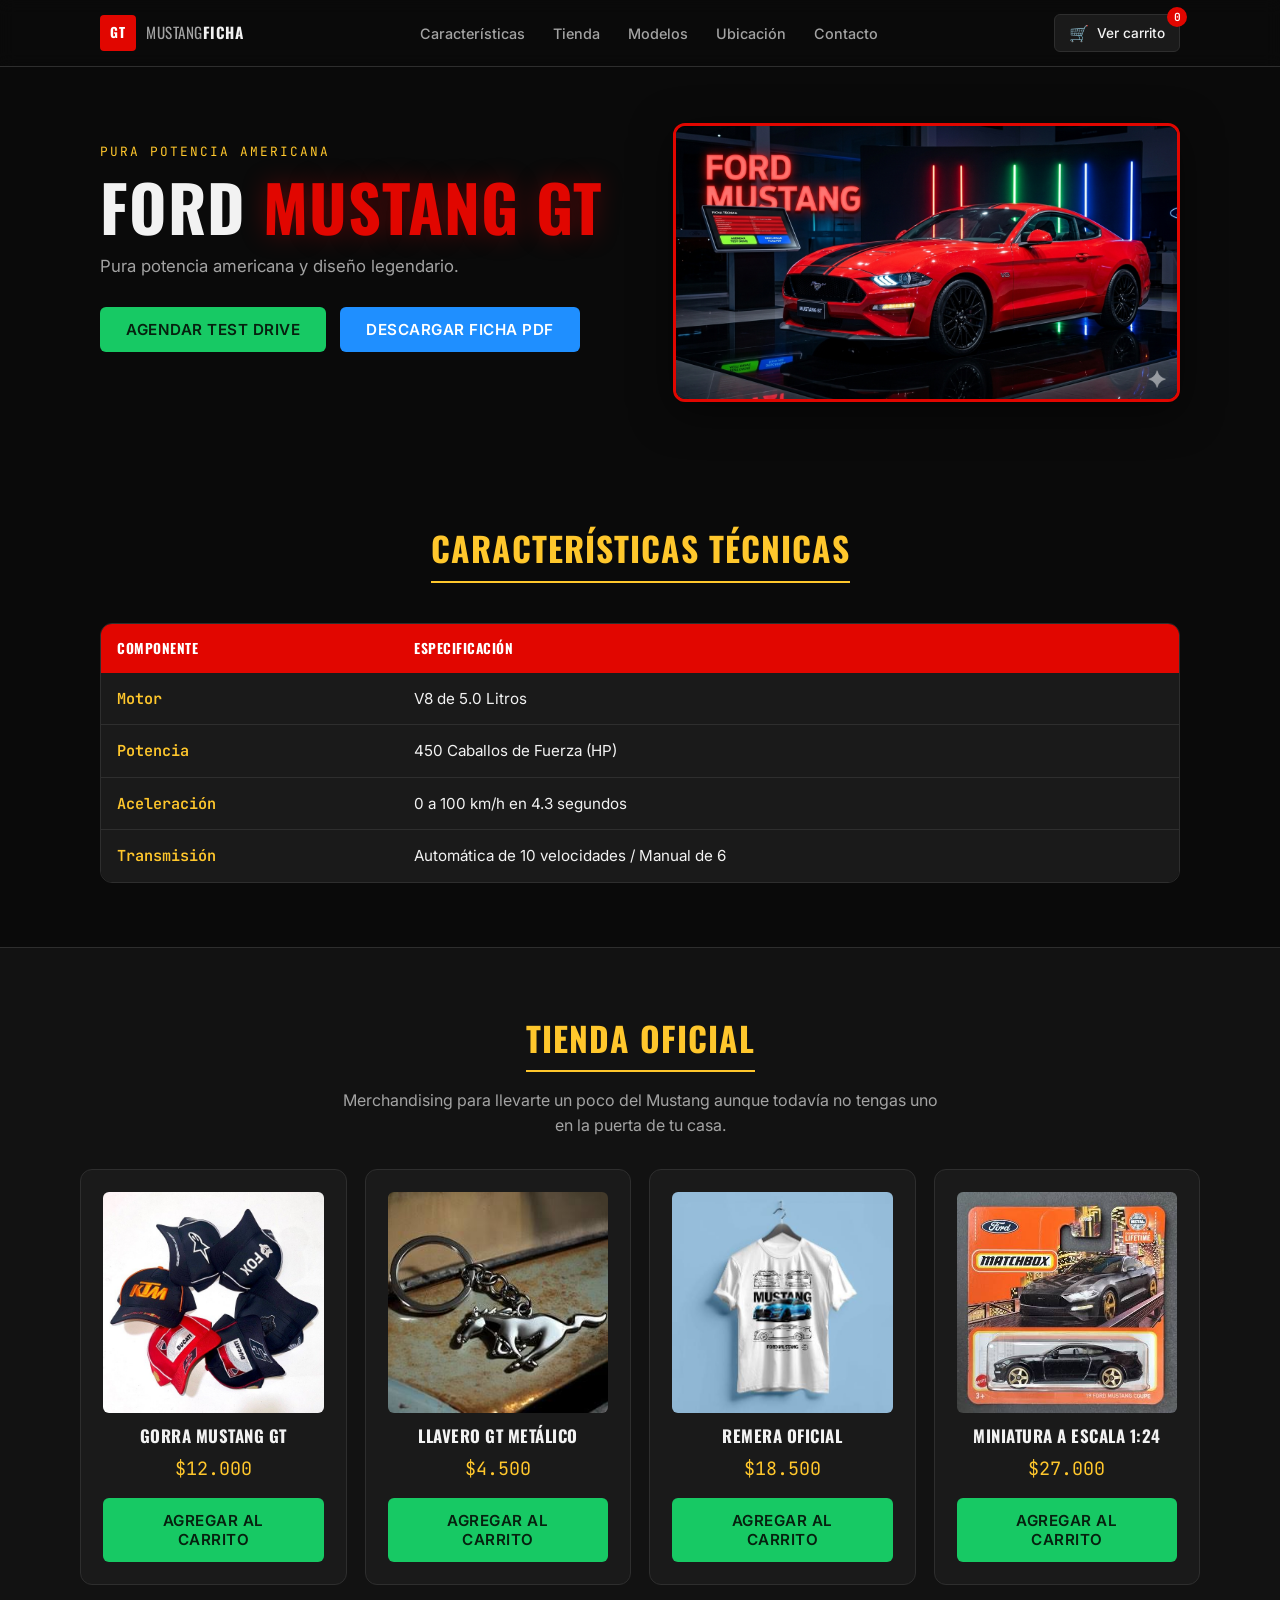
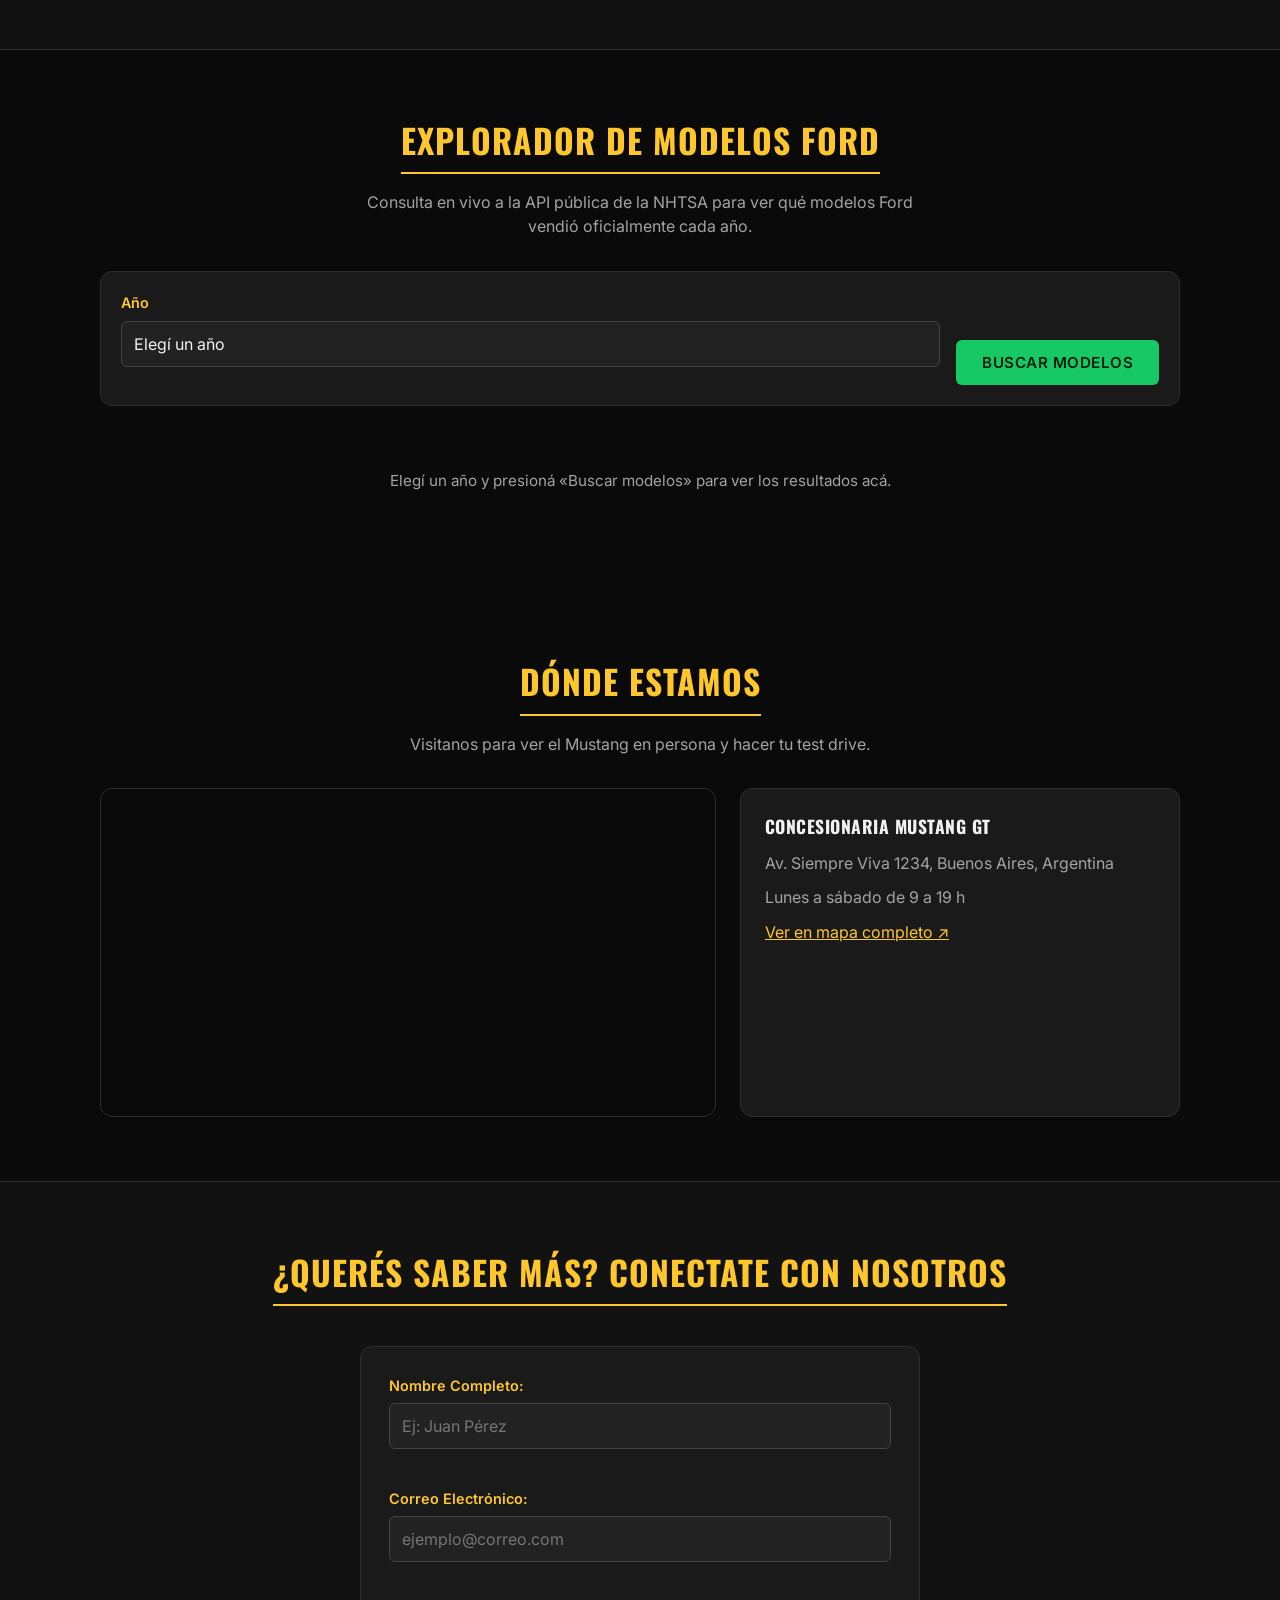
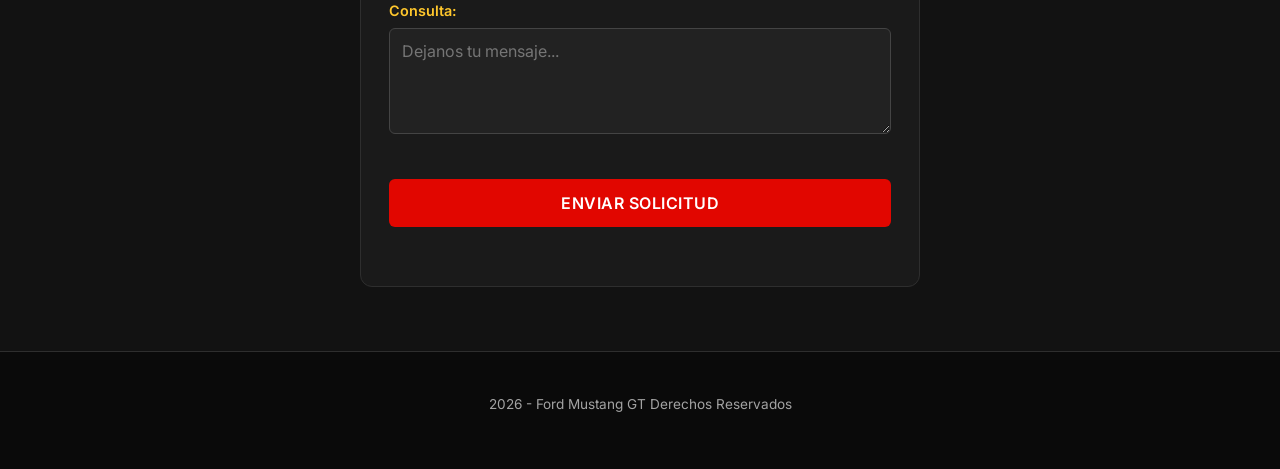
<file: index.html>
<!DOCTYPE html>
<html lang="es">
<head>
  <meta charset="UTF-8">
  <meta name="viewport" content="width=device-width, initial-scale=1.0">
  <meta name="description" content="Ficha técnica interactiva del Ford Mustang GT: especificaciones, tienda oficial, ubicación y formulario de contacto.">
  <title>Ford Mustang GT | El Rey de la Ruta</title>
  <link rel="preconnect" href="https://fonts.googleapis.com">
  <link rel="preconnect" href="https://fonts.gstatic.com" crossorigin>
  <link href="https://fonts.googleapis.com/css2?family=Oswald:wght@500;600;700&family=Inter:wght@400;500;600&family=JetBrains+Mono:wght@500;600&display=swap" rel="stylesheet">
  <link rel="stylesheet" href="css/prueba.css">
</head>
<body>

  <a class="skip-link" href="#contenido">Saltar al contenido</a>

  <header class="site-header" id="inicio">
    <div class="header-inner">
      <p class="brand">
        <span class="brand-mark">GT</span>
        <span class="brand-text">Mustang<strong>Ficha</strong></span>
      </p>

      <button class="nav-toggle" id="navToggle" aria-expanded="false" aria-controls="navMenu">
        <span></span><span></span><span></span>
        <span class="sr-only">Abrir menú</span>
      </button>

      <nav class="site-nav" id="navMenu" aria-label="Navegación principal">
        <ul>
          <li><a href="#especificaciones">Características</a></li>
          <li><a href="#tienda">Tienda</a></li>
          <li><a href="#modelos">Modelos</a></li>
          <li><a href="#ubicacion">Ubicación</a></li>
          <li><a href="#contacto">Contacto</a></li>
        </ul>
      </nav>

      <button class="cart-toggle" id="cartToggle" aria-haspopup="dialog" aria-expanded="false" aria-controls="cartPanel">
        <span aria-hidden="true">🛒</span>
        <span class="cart-toggle-text">Ver carrito</span>
        <span class="cart-count" id="cartCount">0</span>
      </button>
    </div>
  </header>

  <main id="contenido">

    <section class="hero">
      <div class="hero-copy">
        <p class="eyebrow">Pura potencia americana</p>
        <h1>FORD <span>MUSTANG GT</span></h1>
        <p class="subtitulo">Pura potencia americana y diseño legendario.</p>
        <div class="btn-container">
          <button class="btn btn-primary" id="btnTestDrive" type="button">Agendar Test Drive</button>
          <button class="btn btn-secondary" id="btnFicha" type="button">Descargar Ficha PDF</button>
        </div>
        <p class="hero-hint" id="accionFeedback" role="status" aria-live="polite"></p>
      </div>

      <figure class="hero-figure">
        <img src="img/auto.jpg" alt="Ford Mustang Rojo" class="auto-img" width="1408" height="768">
      </figure>
    </section>

    <section class="section" id="especificaciones" aria-labelledby="specTitle">
      <div class="section-head">
        <h2 id="specTitle">Características Técnicas</h2>
      </div>

      <div class="table-container">
        <table>
          <thead>
            <tr>
              <th>Componente</th>
              <th>Especificación</th>
            </tr>
          </thead>
          <tbody>
            <tr>
              <td><strong>Motor</strong></td>
              <td>V8 de 5.0 Litros</td>
            </tr>
            <tr>
              <td><strong>Potencia</strong></td>
              <td>450 Caballos de Fuerza (HP)</td>
            </tr>
            <tr>
              <td><strong>Aceleración</strong></td>
              <td>0 a 100 km/h en 4.3 segundos</td>
            </tr>
            <tr>
              <td><strong>Transmisión</strong></td>
              <td>Automática de 10 velocidades / Manual de 6</td>
            </tr>
          </tbody>
        </table>
      </div>
    </section>

    
    <section class="section section-alt" id="tienda" aria-labelledby="tiendaTitle">
      <div class="section-head">
        <h2 id="tiendaTitle">Tienda oficial</h2>
        <p>Merchandising para llevarte un poco del Mustang aunque todavía no tengas uno en la puerta de tu casa.</p>
      </div>

      <div class="product-grid" id="productGrid">
        <article class="product-card" data-id="gorra" data-nombre="Gorra Mustang GT" data-precio="12000">
          <img src="img/productos/gorra.jpg" alt="Gorra Mustang GT" class="product-img">
          <h3>Gorra Mustang GT</h3>
          <p class="product-price">$12.000</p>
          <button class="btn btn-primary btn-add" type="button">Agregar al carrito</button>
        </article>

        <article class="product-card" data-id="llavero" data-nombre="Llavero GT metálico" data-precio="4500">
          <img src="img/productos/llavero.jpg" alt="Llavero GT metálico" class="product-img">
          <h3>Llavero GT metálico</h3>
          <p class="product-price">$4.500</p>
          <button class="btn btn-primary btn-add" type="button">Agregar al carrito</button>
        </article>

        <article class="product-card" data-id="remera" data-nombre="Remera oficial" data-precio="18500">
          <img src="img/productos/remera.jpg" alt="Remera oficial" class="product-img">
          <h3>Remera oficial</h3>
          <p class="product-price">$18.500</p>
          <button class="btn btn-primary btn-add" type="button">Agregar al carrito</button>
        </article>

        <article class="product-card" data-id="miniatura" data-nombre="Miniatura a escala 1:24" data-precio="27000">
          <img src="img/productos/miniatura.jpg" alt="Miniatura a escala 1:24" class="product-img">
          <h3>Miniatura a escala 1:24</h3>
          <p class="product-price">$27.000</p>
          <button class="btn btn-primary btn-add" type="button">Agregar al carrito</button>
        </article>
      </div>
    </section>

    <section class="section" id="modelos" aria-labelledby="modelosTitle">
      <div class="section-head">
        <h2 id="modelosTitle">Explorador de modelos Ford</h2>
        <p>Consulta en vivo a la API pública de la NHTSA para ver qué modelos Ford vendió oficialmente cada año.</p>
      </div>

      <form class="model-form" id="modelForm">
        <div class="form-group form-group--inline">
          <label for="modelYear">Año</label>
          <select id="modelYear" name="modelYear" required>
            <option value="" disabled selected>Elegí un año</option>
          </select>
        </div>
        <button type="submit" class="btn btn-primary" id="btnBuscarModelos">Buscar modelos</button>
      </form>

      <div class="model-results" id="modelResults" aria-live="polite">
        <p class="model-hint">Elegí un año y presioná «Buscar modelos» para ver los resultados acá.</p>
      </div>
    </section>

    
    <section class="section" id="ubicacion" aria-labelledby="ubicacionTitle">
      <div class="section-head">
        <h2 id="ubicacionTitle">Dónde estamos</h2>
        <p>Visitanos para ver el Mustang en persona y hacer tu test drive.</p>
      </div>

      <div class="location-grid">
        <div class="map-container">
          <iframe
            title="Mapa de ubicación"
            src="https://www.openstreetmap.org/export/embed.html?bbox=-58.4176%2C-34.6118%2C-58.3576%2C-34.5718&layer=mapnik&marker=-34.5918%2C-58.3876"
            loading="lazy"
            referrerpolicy="no-referrer-when-downgrade">
          </iframe>
        </div>

        <address class="location-info">
          <p><strong>Concesionaria Mustang GT</strong></p>
          <p>Av. Siempre Viva 1234, Buenos Aires, Argentina</p>
          <p>Lunes a sábado de 9 a 19 h</p>
          <p><a href="https://www.openstreetmap.org/?mlat=-34.5918&mlon=-58.3876#map=15/-34.5918/-58.3876" target="_blank" rel="noopener noreferrer">Ver en mapa completo ↗</a></p>
        </address>
      </div>
    </section>

    <section class="section section-alt" id="contacto" aria-labelledby="contactoTitle">
      <div class="section-head">
        <h2 id="contactoTitle">¿Querés saber más? Conectate con nosotros</h2>
      </div>

      <form class="contact-form" id="contactForm" novalidate>
        <div class="form-group">
          <label for="nombre">Nombre Completo:</label>
          <input type="text" id="nombre" name="nombre" placeholder="Ej: Juan Pérez" required minlength="3">
          <span class="form-error" id="errorNombre"></span>
        </div>

        <div class="form-group">
          <label for="email">Correo Electrónico:</label>
          <input type="email" id="email" name="email" placeholder="ejemplo@correo.com" required>
          <span class="form-error" id="errorEmail"></span>
        </div>

        <div class="form-group">
          <label for="mensaje">Consulta:</label>
          <textarea id="mensaje" name="mensaje" rows="4" placeholder="Dejanos tu mensaje..." required minlength="10"></textarea>
          <span class="form-error" id="errorMensaje"></span>
        </div>

        <button type="submit" class="btn btn-submit">Enviar Solicitud</button>
        <p class="form-status" id="formStatus" role="status" aria-live="polite"></p>
      </form>
    </section>

  </main>


  <div class="cart-overlay" id="cartOverlay"></div>
  <aside class="cart-panel" id="cartPanel" role="dialog" aria-modal="true" aria-labelledby="cartTitle">
    <div class="cart-panel-head">
      <h2 id="cartTitle">Tu carrito</h2>
      <button class="cart-close" id="cartClose" type="button" aria-label="Cerrar carrito">✕</button>
    </div>

    <ul class="cart-items" id="cartItems">
      <li class="cart-empty" id="cartEmpty">Todavía no agregaste nada.</li>
    </ul>

    <div class="cart-footer">
      <p class="cart-total">Total: <span id="cartTotal">$0</span></p>
      <button class="btn btn-submit" id="btnVaciarCarrito" type="button">Vaciar carrito</button>
    </div>
  </aside>

  <footer class="site-footer">
    <p>2026 - Ford Mustang GT Derechos Reservados</p>
  </footer>

  <script src="js/script.js" defer></script>
</body>
</html>
</file>
<file: css/prueba.css>
:root {
  --color-bg: #0a0a0a;
  --color-bg-alt: #121212;
  --color-surface: #1a1a1a;
  --color-surface-2: #222222;
  --color-border: #2e2e2e;

  --color-text: #f2f2f2;
  --color-text-muted: #a3a3a3;

  --color-red: #e10600;
  --color-red-glow: rgba(225, 6, 0, 0.35);
  --color-amber: #ffc72c;
  --color-green: #17c964;
  --color-blue: #1f8fff;

  --font-display: 'Oswald', Arial, sans-serif;
  --font-body: 'Inter', 'Segoe UI', Arial, sans-serif;
  --font-mono: 'JetBrains Mono', 'Courier New', monospace;

  --radius-sm: 6px;
  --radius-md: 12px;
  --max-width: 1120px;

  --transition: 0.2s ease;
}

*, *::before, *::after { box-sizing: border-box; }

html { scroll-behavior: smooth; }

body {
  margin: 0;
  background-color: var(--color-bg);
  color: var(--color-text);
  font-family: var(--font-body);
  line-height: 1.55;
}

img { max-width: 100%; display: block; }

a { color: inherit; }

.sr-only {
  position: absolute;
  width: 1px; height: 1px;
  padding: 0; margin: -1px;
  overflow: hidden;
  clip: rect(0, 0, 0, 0);
  white-space: nowrap;
  border: 0;
}

.skip-link {
  position: absolute;
  left: -999px;
  top: 0;
  background: var(--color-red);
  color: #fff;
  padding: 10px 16px;
  z-index: 100;
  border-radius: 0 0 var(--radius-sm) 0;
}
.skip-link:focus {
  left: 0;
}

:focus-visible {
  outline: 3px solid var(--color-amber);
  outline-offset: 2px;
}

.site-header {
  position: sticky;
  top: 0;
  z-index: 50;
  background: rgba(10, 10, 10, 0.9);
  backdrop-filter: blur(8px);
  border-bottom: 1px solid var(--color-border);
}

.header-inner {
  max-width: var(--max-width);
  margin: 0 auto;
  padding: 14px 20px;
  display: flex;
  align-items: center;
  justify-content: space-between;
  gap: 16px;
}

.brand {
  display: flex;
  align-items: center;
  gap: 10px;
  margin: 0;
  font-family: var(--font-display);
}

.brand-mark {
  display: grid;
  place-items: center;
  width: 36px;
  height: 36px;
  background: var(--color-red);
  color: #fff;
  border-radius: 4px;
  font-weight: 700;
  font-size: 0.85rem;
  letter-spacing: 1px;
}

.brand-text {
  font-size: 0.95rem;
  letter-spacing: 0.5px;
  text-transform: uppercase;
  color: var(--color-text-muted);
}
.brand-text strong { color: var(--color-text); }

.site-nav ul {
  list-style: none;
  display: flex;
  gap: 24px;
  margin: 0;
  padding: 0;
}

.site-nav a {
  text-decoration: none;
  font-size: 0.9rem;
  font-weight: 500;
  color: var(--color-text-muted);
  transition: color var(--transition);
  padding: 6px 2px;
  border-bottom: 2px solid transparent;
}
.site-nav a:hover,
.site-nav a:focus-visible {
  color: var(--color-amber);
  border-bottom-color: var(--color-amber);
}

.nav-toggle {
  display: none;
  flex-direction: column;
  justify-content: center;
  gap: 5px;
  width: 40px;
  height: 36px;
  background: transparent;
  border: 1px solid var(--color-border);
  border-radius: var(--radius-sm);
  cursor: pointer;
}
.nav-toggle span {
  display: block;
  height: 2px;
  width: 20px;
  margin: 0 auto;
  background: var(--color-text);
  transition: transform var(--transition), opacity var(--transition);
}
.nav-toggle[aria-expanded="true"] span:nth-child(1) { transform: translateY(7px) rotate(45deg); }
.nav-toggle[aria-expanded="true"] span:nth-child(2) { opacity: 0; }
.nav-toggle[aria-expanded="true"] span:nth-child(3) { transform: translateY(-7px) rotate(-45deg); }

.hero {
  max-width: var(--max-width);
  margin: 0 auto;
  padding: 56px 20px;
  display: grid;
  grid-template-columns: 1.05fr 1fr;
  gap: 40px;
  align-items: center;
}

.eyebrow {
  font-family: var(--font-mono);
  font-size: 0.8rem;
  letter-spacing: 2px;
  text-transform: uppercase;
  color: var(--color-amber);
  margin: 0 0 12px;
}

.hero h1 {
  font-family: var(--font-display);
  font-size: clamp(2.4rem, 6vw, 4rem);
  line-height: 1.02;
  text-transform: uppercase;
  letter-spacing: 1px;
  margin: 0 0 14px;
  color: var(--color-text);
}
.hero h1 span {
  color: var(--color-red);
  text-shadow: 0 0 24px var(--color-red-glow);
}

.subtitulo {
  color: var(--color-text-muted);
  font-size: 1.05rem;
  max-width: 46ch;
  margin: 0 0 28px;
}

.btn-container {
  display: flex;
  flex-wrap: wrap;
  gap: 14px;
}

.hero-hint {
  margin: 14px 0 0;
  min-height: 1.2em;
  font-size: 0.9rem;
  color: var(--color-green);
  font-family: var(--font-mono);
}

.hero-figure {
  margin: 0;
  position: relative;
}

.auto-img {
  width: 100%;
  height: 100%;
  max-height: 420px;
  object-fit: cover;
  border-radius: var(--radius-md);
  border: 3px solid var(--color-red);
  box-shadow: 0 10px 40px rgba(0,0,0,0.5);
}

.hero-figure figcaption {
  margin-top: 10px;
  font-size: 0.8rem;
  font-family: var(--font-mono);
  color: var(--color-text-muted);
  text-align: right;
}

.btn {
  padding: 13px 26px;
  font-size: 0.95rem;
  font-family: var(--font-body);
  font-weight: 600;
  border: none;
  border-radius: var(--radius-sm);
  cursor: pointer;
  text-transform: uppercase;
  letter-spacing: 0.5px;
  transition: transform var(--transition), filter var(--transition), box-shadow var(--transition);
}

.btn-primary {
  background-color: var(--color-green);
  color: #06210f;
  box-shadow: 0 0 0 rgba(23, 201, 100, 0);
}

.btn-secondary {
  background-color: var(--color-blue);
  color: #ffffff;
}

.btn:hover {
  transform: translateY(-2px) scale(1.02);
  filter: brightness(1.12);
}
.btn:active { transform: translateY(0) scale(0.99); }

.btn-submit {
  background-color: var(--color-red);
  color: #fff;
  width: 100%;
  padding: 14px;
  font-size: 1rem;
}

.btn-submit:disabled {
  opacity: 0.55;
  cursor: not-allowed;
  transform: none;
}

.section {
  max-width: var(--max-width);
  margin: 0 auto;
  padding: 64px 20px;
}

.section-alt {
  max-width: none;
  background: var(--color-bg-alt);
  border-top: 1px solid var(--color-border);
  border-bottom: 1px solid var(--color-border);
}
.section-alt > * {
  max-width: var(--max-width);
  margin-left: auto;
  margin-right: auto;
}

.section-head {
  margin-bottom: 32px;
  text-align: center;
}

.section-head h2 {
  font-family: var(--font-display);
  font-size: clamp(1.6rem, 3vw, 2.1rem);
  text-transform: uppercase;
  letter-spacing: 1px;
  color: var(--color-amber);
  margin: 0 0 8px;
  display: inline-block;
  border-bottom: 2px solid var(--color-amber);
  padding-bottom: 6px;
}

.section-head p {
  color: var(--color-text-muted);
  margin: 8px auto 0;
  max-width: 60ch;
}

.spec-grid {
  display: grid;
  grid-template-columns: repeat(auto-fit, minmax(200px, 1fr));
  gap: 18px;
  margin: 0;
}

.spec-card {
  background: var(--color-surface);
  border: 1px solid var(--color-border);
  border-radius: var(--radius-md);
  padding: 22px;
  text-align: center;
  transition: border-color var(--transition), transform var(--transition);
}
.spec-card:hover {
  border-color: var(--color-red);
  transform: translateY(-4px);
}

.spec-card dt {
  font-size: 0.78rem;
  text-transform: uppercase;
  letter-spacing: 1.5px;
  color: var(--color-text-muted);
  margin-bottom: 8px;
}

.spec-value {
  margin: 0;
  font-family: var(--font-mono);
  font-size: 1.9rem;
  font-weight: 600;
  color: var(--color-red);
}
.spec-value span {
  font-size: 1rem;
  color: var(--color-text-muted);
  margin-left: 4px;
}

.spec-note {
  margin: 8px 0 0;
  font-size: 0.82rem;
  color: var(--color-text-muted);
}

.table-container {
  overflow-x: auto;
  border-radius: var(--radius-md);
  border: 1px solid var(--color-border);
}

table {
  width: 100%;
  border-collapse: collapse;
  background-color: var(--color-surface);
  font-size: 0.95rem;
}

thead th {
  background-color: var(--color-red);
  color: #fff;
  text-align: left;
  padding: 14px 16px;
  font-family: var(--font-display);
  text-transform: uppercase;
  letter-spacing: 0.5px;
  font-size: 0.85rem;
}

tbody td {
  padding: 14px 16px;
  border-bottom: 1px solid var(--color-border);
  color: var(--color-text);
}

tbody tr:last-child td {
  border-bottom: none;
}

tbody tr:hover {
  background-color: var(--color-surface-2);
}

tbody td strong {
  color: var(--color-amber);
  font-family: var(--font-mono);
  font-weight: 600;
}

.gallery-grid {
  display: grid;
  grid-template-columns: repeat(3, 1fr);
  gap: 16px;
}

.gallery-item {
  margin: 0;
  position: relative;
  overflow: hidden;
  border-radius: var(--radius-md);
  border: 1px solid var(--color-border);
}

.gallery-item--wide { grid-column: span 2; }

.gallery-item img {
  width: 100%;
  height: 100%;
  min-height: 260px;
  object-fit: cover;
  transition: transform 0.4s ease;
}
.gallery-item:hover img { transform: scale(1.06); }

.gallery-item figcaption {
  position: absolute;
  left: 0; right: 0; bottom: 0;
  padding: 14px 16px;
  font-size: 0.85rem;
  background: linear-gradient(to top, rgba(0,0,0,0.85), transparent);
  color: #fff;
}

.model-form {
  display: flex;
  flex-wrap: wrap;
  align-items: flex-end;
  gap: 16px;
  background: var(--color-surface);
  border: 1px solid var(--color-border);
  border-radius: var(--radius-md);
  padding: 20px;
  margin-bottom: 28px;
}

.form-group--inline { flex: 1 1 180px; margin-bottom: 0; }

.model-results {
  display: grid;
  grid-template-columns: repeat(auto-fill, minmax(160px, 1fr));
  gap: 12px;
}

.model-hint,
.model-empty,
.model-error {
  grid-column: 1 / -1;
  color: var(--color-text-muted);
  font-size: 0.95rem;
  text-align: center;
  padding: 20px 0;
}

.model-error { color: var(--color-red); }

.model-card {
  background: var(--color-surface);
  border: 1px solid var(--color-border);
  border-radius: var(--radius-sm);
  padding: 14px;
  font-size: 0.9rem;
  text-align: center;
  transition: border-color var(--transition), background var(--transition);
}
.model-card:hover {
  border-color: var(--color-amber);
  background: var(--color-surface-2);
}

.model-loading {
  grid-column: 1 / -1;
  display: flex;
  align-items: center;
  justify-content: center;
  gap: 10px;
  color: var(--color-text-muted);
  padding: 24px 0;
}

.spinner {
  width: 18px;
  height: 18px;
  border-radius: 50%;
  border: 2px solid var(--color-border);
  border-top-color: var(--color-amber);
  animation: spin 0.8s linear infinite;
}

@keyframes spin { to { transform: rotate(360deg); } }

.contact-form {
  background-color: var(--color-surface);
  padding: 28px;
  border-radius: var(--radius-md);
  border: 1px solid var(--color-border);
  max-width: 560px;
  margin: 0 auto;
}

.form-group { margin-bottom: 18px; }

label {
  display: block;
  margin-bottom: 6px;
  color: var(--color-amber);
  font-weight: 600;
  font-size: 0.9rem;
}

input[type="text"],
input[type="email"],
select,
textarea {
  width: 100%;
  padding: 12px;
  background-color: var(--color-surface-2);
  border: 1px solid #444;
  color: var(--color-text);
  border-radius: var(--radius-sm);
  font-size: 1rem;
  font-family: var(--font-body);
}

select { appearance: none; cursor: pointer; }

input:focus, textarea:focus, select:focus {
  outline: none;
  border-color: var(--color-red);
  box-shadow: 0 0 0 3px var(--color-red-glow);
}

input.is-invalid, textarea.is-invalid {
  border-color: var(--color-red);
}

.form-error {
  display: block;
  min-height: 1.1em;
  margin-top: 6px;
  font-size: 0.8rem;
  color: #ff7a70;
}

.form-status {
  min-height: 1.2em;
  margin: 14px 0 0;
  font-size: 0.9rem;
  text-align: center;
  color: var(--color-green);
}

.site-footer {
  display: flex;
  align-items: center;
  justify-content: center;
  gap: 16px;
  flex-wrap: wrap;
  padding: 28px 20px 40px;
  color: var(--color-text-muted);
  font-size: 0.85rem;
  text-align: center;
}

.btn-top {
  width: 38px;
  height: 38px;
  border-radius: 50%;
  border: 1px solid var(--color-border);
  background: var(--color-surface);
  color: var(--color-text);
  cursor: pointer;
  transition: border-color var(--transition), transform var(--transition);
}
.btn-top:hover { border-color: var(--color-amber); transform: translateY(-2px); }

.cart-toggle {
  position: relative;
  display: flex;
  align-items: center;
  gap: 8px;
  background: var(--color-surface);
  border: 1px solid var(--color-border);
  border-radius: var(--radius-sm);
  padding: 0 14px;
  height: 38px;
  font-size: 1rem;
  font-family: var(--font-body);
  color: var(--color-text);
  cursor: pointer;
  transition: border-color var(--transition), transform var(--transition);
}
.cart-toggle:hover { border-color: var(--color-amber); transform: translateY(-2px); }

.cart-toggle-text {
  font-size: 0.85rem;
  font-weight: 500;
}

.cart-count {
  position: absolute;
  top: -8px;
  right: -8px;
  min-width: 20px;
  height: 20px;
  padding: 0 4px;
  border-radius: 999px;
  background: var(--color-red);
  color: #fff;
  font-size: 0.7rem;
  font-family: var(--font-mono);
  font-weight: 600;
  display: grid;
  place-items: center;
}

.product-grid {
  display: grid;
  grid-template-columns: repeat(auto-fit, minmax(200px, 1fr));
  gap: 18px;
}

.product-card {
  background: var(--color-surface);
  border: 1px solid var(--color-border);
  border-radius: var(--radius-md);
  padding: 22px;
  text-align: center;
  display: flex;
  flex-direction: column;
  align-items: center;
  gap: 6px;
  transition: border-color var(--transition), transform var(--transition);
}
.product-card:hover {
  border-color: var(--color-amber);
  transform: translateY(-4px);
}

.product-icon {
  font-size: 2.2rem;
  margin: 0 0 4px;
}

.product-img {
  width: 100%;
  aspect-ratio: 1 / 1;
  object-fit: cover;
  border-radius: var(--radius-sm);
  margin: 0 0 4px;
}

.product-card h3 {
  margin: 0;
  font-family: var(--font-display);
  font-size: 1.05rem;
  text-transform: uppercase;
  letter-spacing: 0.5px;
}

.product-price {
  font-family: var(--font-mono);
  color: var(--color-amber);
  font-size: 1.15rem;
  margin: 0 0 8px;
}

.btn-add { width: 100%; }

.location-grid {
  display: grid;
  grid-template-columns: 1.4fr 1fr;
  gap: 24px;
  align-items: stretch;
}

.map-container {
  border-radius: var(--radius-md);
  overflow: hidden;
  border: 1px solid var(--color-border);
  min-height: 320px;
}

.map-container iframe {
  width: 100%;
  height: 100%;
  min-height: 320px;
  border: 0;
  filter: grayscale(0.3) invert(0.92) contrast(0.9);
}

.location-info {
  background: var(--color-surface);
  border: 1px solid var(--color-border);
  border-radius: var(--radius-md);
  padding: 24px;
  font-style: normal;
  color: var(--color-text-muted);
}
.location-info p { margin: 0 0 10px; }
.location-info p:first-child {
  font-family: var(--font-display);
  color: var(--color-text);
  font-size: 1.1rem;
  text-transform: uppercase;
  letter-spacing: 0.5px;
}
.location-info a { color: var(--color-amber); }

.cart-overlay {
  position: fixed;
  inset: 0;
  background: rgba(0, 0, 0, 0.6);
  z-index: 90;
  opacity: 0;
  visibility: hidden;
  transition: opacity var(--transition), visibility var(--transition);
}
.cart-overlay.is-open {
  opacity: 1;
  visibility: visible;
}

.cart-panel {
  position: fixed;
  top: 0;
  right: 0;
  bottom: 0;
  width: min(380px, 100%);
  background: var(--color-surface);
  border-left: 1px solid var(--color-border);
  z-index: 95;
  display: flex;
  flex-direction: column;
  padding: 22px;
  box-shadow: -10px 0 30px rgba(0, 0, 0, 0.5);
  transform: translateX(100%);
  visibility: hidden;
  transition: transform 0.3s ease, visibility 0.3s ease;
}
.cart-panel.is-open {
  transform: translateX(0);
  visibility: visible;
}

.cart-panel-head {
  display: flex;
  align-items: center;
  justify-content: space-between;
  border-bottom: 1px solid var(--color-border);
  padding-bottom: 14px;
  margin-bottom: 14px;
}
.cart-panel-head h2 {
  margin: 0;
  font-family: var(--font-display);
  text-transform: uppercase;
  font-size: 1.2rem;
  color: var(--color-amber);
}

.cart-close {
  background: transparent;
  border: 1px solid var(--color-border);
  color: var(--color-text);
  border-radius: var(--radius-sm);
  width: 32px;
  height: 32px;
  cursor: pointer;
}
.cart-close:hover { border-color: var(--color-red); }

.cart-items {
  list-style: none;
  margin: 0;
  padding: 0;
  flex: 1;
  overflow-y: auto;
  display: flex;
  flex-direction: column;
  gap: 12px;
}

.cart-empty {
  color: var(--color-text-muted);
  text-align: center;
  padding: 30px 0;
}

.cart-item {
  display: flex;
  align-items: center;
  gap: 12px;
  border: 1px solid var(--color-border);
  border-radius: var(--radius-sm);
  padding: 10px 12px;
}

.cart-item-icon {
  width: 40px;
  height: 40px;
  object-fit: cover;
  border-radius: var(--radius-sm);
  flex-shrink: 0;
}

.cart-item-info { flex: 1; }
.cart-item-info p { margin: 0; }
.cart-item-name { font-size: 0.9rem; }
.cart-item-price { font-family: var(--font-mono); color: var(--color-amber); font-size: 0.85rem; }

.cart-item-qty {
  display: flex;
  align-items: center;
  gap: 6px;
}
.cart-item-qty button {
  width: 24px;
  height: 24px;
  border-radius: var(--radius-sm);
  border: 1px solid var(--color-border);
  background: var(--color-surface-2);
  color: var(--color-text);
  cursor: pointer;
  line-height: 1;
}
.cart-item-qty button:hover { border-color: var(--color-amber); }

.cart-item-remove {
  background: transparent;
  border: none;
  color: var(--color-text-muted);
  cursor: pointer;
  font-size: 1.1rem;
}
.cart-item-remove:hover { color: var(--color-red); }

.cart-footer {
  border-top: 1px solid var(--color-border);
  padding-top: 14px;
  margin-top: 14px;
}

.cart-total {
  font-family: var(--font-mono);
  font-size: 1.1rem;
  margin: 0 0 12px;
  display: flex;
  justify-content: space-between;
}
.cart-total span { color: var(--color-amber); }

@media (max-width: 860px) {
  .hero {
    grid-template-columns: 1fr;
  }
  .hero-figure { order: -1; }
  .gallery-grid { grid-template-columns: repeat(2, 1fr); }
  .gallery-item--wide { grid-column: span 2; }
  .location-grid { grid-template-columns: 1fr; }
}

@media (max-width: 640px) {
  .site-nav {
    position: absolute;
    top: 100%;
    left: 0;
    right: 0;
    background: var(--color-bg);
    border-bottom: 1px solid var(--color-border);
    max-height: 0;
    overflow: hidden;
    transition: max-height var(--transition);
  }
  .site-nav.is-open { max-height: 300px; }
  .site-nav ul {
    flex-direction: column;
    gap: 0;
    padding: 8px 20px 16px;
  }
  .site-nav a { display: block; padding: 12px 0; }
  .nav-toggle { display: flex; }

  .gallery-grid { grid-template-columns: 1fr; }
  .gallery-item--wide { grid-column: span 1; }

  .cart-toggle-text { display: none; }
  .cart-toggle { padding: 0 10px; }

  .btn-container { flex-direction: column; }
  .btn-container .btn { width: 100%; }

  .model-form { flex-direction: column; align-items: stretch; }
}

@media (prefers-reduced-motion: reduce) {
  html { scroll-behavior: auto; }
  * { animation-duration: 0.001ms !important; transition-duration: 0.001ms !important; }
}
</file>
